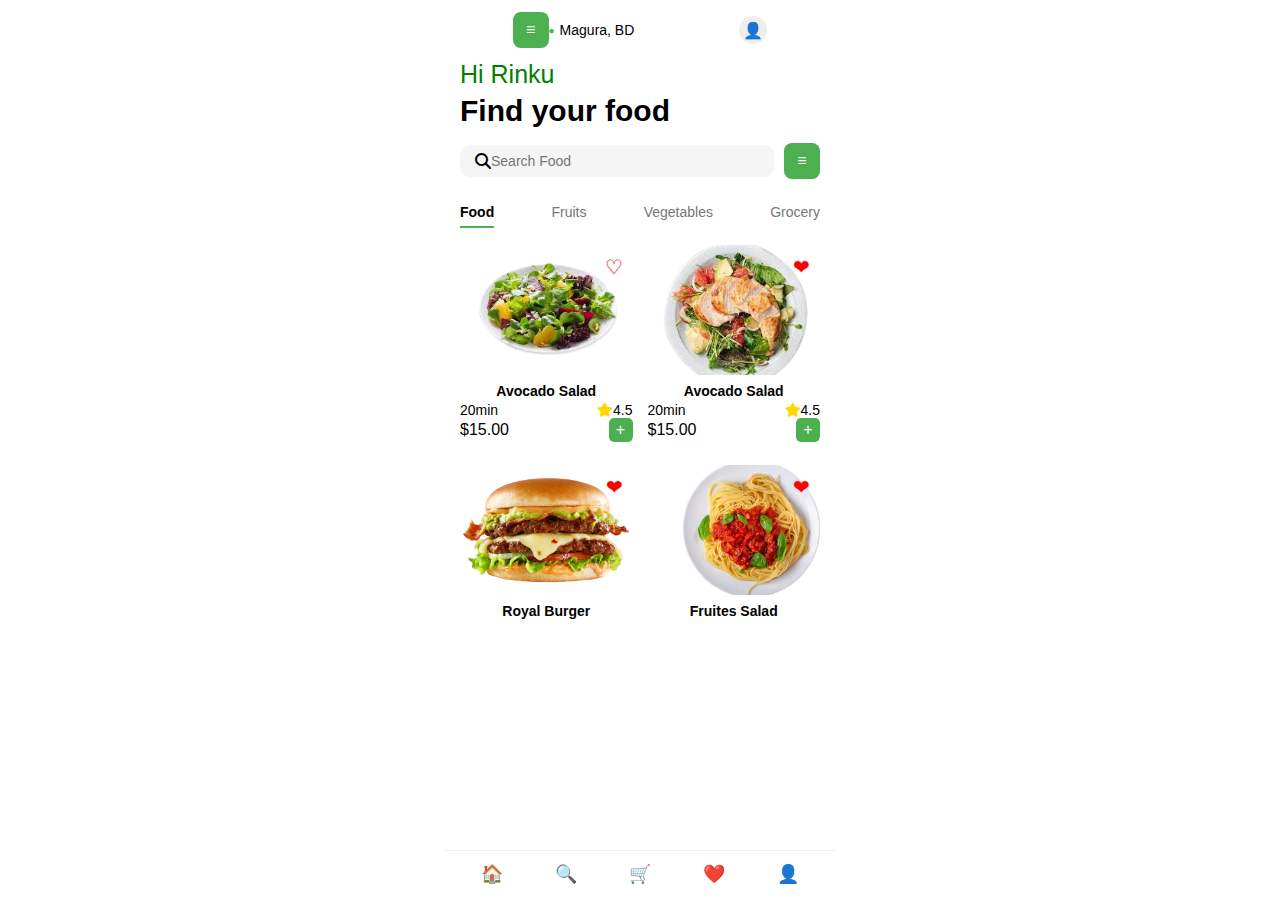
<file: index2.html>
<!DOCTYPE html>
<html lang="en">
<head>
    <meta charset="UTF-8">
    <meta name="viewport" content="width=device-width, initial-scale=1.0">
    <link rel="stylesheet" href="/style.css">
    <link rel="stylesheet" href="https://cdnjs.cloudflare.com/ajax/libs/font-awesome/6.5.0/css/all.min.css">
    <title>Food Delivery App</title>
    
</head>
<body class="body1">
    <div class="status-bar">
        <div class="status-bar-left">
             <button class="filter-button">≡</button>
            <span class="location-icon">●</span>
            <span class="location-text">Magura, BD</span>
        </div>
        <div class="profile-pic">👤</div>
    </div>
    
    <div class="main-container">
        <div class="greeting">Hi Rinku</div>
        <div class="title">Find your food</div>
        
        <div class="search-container">
            <div class="search-bar">
                <span <i class="fa-solid fa-magnifying-glass"></i></span>
                <input type="text" class="search-input" placeholder="Search Food">
            </div>
            <button class="filter-button">≡</button>
        </div>
        
        <div class="categories">
            <div class="category active">Food</div>
            <div class="category">Fruits</div>
            <div class="category">Vegetables</div>
            <div class="category">Grocery</div>
        </div>
        
        <div class="food-grid">
            <div class="food-item">
                <div class="food-image-container">
                    <img src="en.png" alt="Avocado Salad" class="food-image">
                    <div class="favorite inactive">♡</div>
                </div>
                <div class="food-info">
                    <div class="food-name">Avocado Salad</div>
                    <div class="food-vendor">20min
                        <span><i class="fa-solid fa-star"></i>4.5</span>
                    </div>
                    <div class="food-price-row">
                        <span class="food-price">$15.00</span>
                        <button class="add-button">+</button>
                    </div>
                </div>
            </div>
            
            <div class="food-item">
                <div class="food-image-container">
                    <img src="pollo.png" alt="Avocado Salad" class="food-image">
                    <div class="favorite active">❤</div>
                </div>
                <div class="food-info">
                    <div class="food-name">Avocado Salad</div>
                    <div class="food-vendor">20min
                        <span><i class="fa-solid fa-star"></i>4.5</span>
                    </div>
                    <div class="food-price-row">
                        <span class="food-price">$15.00</span>
                        <button class="add-button">+</button>
                    </div>
                </div>
            </div>
            
            <div class="food-item">
                <div class="food-image-container">
                    <img src="ham.png" alt="Royal Burger" class="food-image">
                    <div class="favorite inactive">❤</div>
                </div>
                <div class="food-info">
                    <div class="food-name">Royal Burger</div>
                    <div class="food-price-row">
                    </div>
                </div>
            </div>
            
            <div class="food-item">
                <div class="food-image-container">
                    <img src="es.png" alt="Fruites Salad" class="food-image">
                    <div class="favorite active">❤</div>
                </div>
                <div class="food-info">
                    <div class="food-name">Fruites Salad</div>
                    <div class="food-price-row">
                    </div>
                </div>
            </div>
        </div>
    </div>
    
    <div class="nav-bar">
        <div class="nav-item active">
            <div class="nav-icon">🏠</div>
        </div>
        <div class="nav-item">
            <div class="nav-icon">🔍</div>
        </div>
        <div class="nav-item">
            <div class="nav-icon">🛒</div>
        </div>
        <div class="nav-item">
            <div class="nav-icon">❤️</div>
        </div>
        <div class="nav-item">
            <div class="nav-icon">👤</div>
        </div>
    </div>
</body>
</html>
</file>
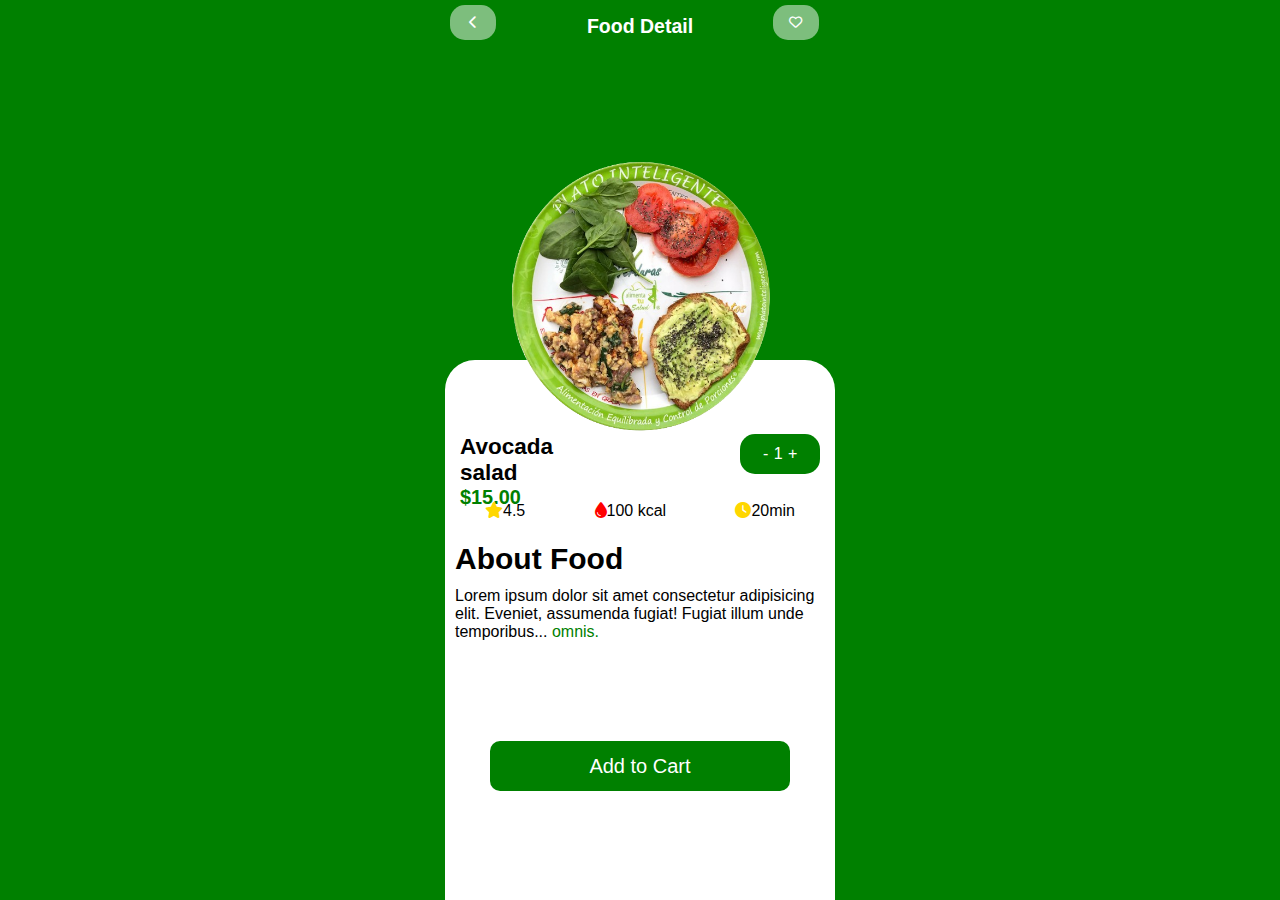
<file: index3.html>
<!DOCTYPE html>
<html lang="es">
<head>
    <meta charset="UTF-8">
    <meta name="viewport" content="width=device-width, initial-scale=1.0">
    <link rel="stylesheet" href="style.css">
    <link rel="stylesheet" href="https://cdnjs.cloudflare.com/ajax/libs/font-awesome/6.5.0/css/all.min.css">
    <title>Document</title>
</head>
<body>
    <div class="white"></div>
    <div class="todo1">


        <div class="iconos">
           <div class="inc1">
             <button><i class="fa-solid fa-chevron-left"></i></button>
           </div>
           <div class="food">
               <h2>Food Detail</h2>
           </div>
           <div class="inc2"> 
            <button><i class="fa-regular fa-heart"></i></button>
           </div>
        </div>
            <div class="img1">
                <img src="plato2.png" alt="">
            </div>
        
   

        <div class="row1">
            <div class="uno">
                <div class="text4">
                    <div class="text2">
                        <h2>Avocada salad</h2>
                    </div>   
                        <div class="numero">
                            <h3> $15.00</h3>
                        </div>  
                </div>
                <div class="dos">
                    <span>-</span>
                    <span>1</span>
                    <span>+</span>
                </div>
            </div>
                <div class="tres">
                    <div class="span1">
                        <span><i class="fa-solid fa-star"></i>4.5</span>
                    </div>
                    <div class="span2">
                        <span><i class="fa-solid fa-droplet"></i>100 kcal</span>
                    </div>
                    <div class="span3">
                        <span><i class="fa-solid fa-clock"></i>20min</span>
                    </div>
                </div>
        </div>

        <div class="food1">
            <h2>About Food</h2>
        </div>
        <div class="text3">
           Lorem ipsum dolor sit amet consectetur adipisicing elit. Eveniet, assumenda fugiat! Fugiat illum unde temporibus... <span class="green">omnis. </span>

        </div>

        <div class="botton1">
            <button class="button1">Add to Cart</button>
        </div>
    </div>
    
</body>
</html>
</file>
<file: style.css>
*{
    margin: 0%;
    padding: 0%;
    box-sizing: border-box;
    font-family: 'Segoe UI', Tahoma, Geneva, Verdana, sans-serif;
}

.todo{
    width: 100%;
    height: 100vh;
}



body{
    background-color: green;
    width: 100%;
    height: 100vh;
    position: relative;
    z-index: 0;
    max-width: 390px;
    margin: 0 auto; 
    
}

.body1{
    background-color: white;
    width: 100%;
    height: 100vh;
    position: relative;
    z-index: 0;
    max-width: 390px;
    margin: 0 auto; 
}



.white {
    background: white;
    position: absolute;
    border-top-left-radius: 30px;
    border-top-right-radius: 30px;
    height: 60%;
    width: 100%;
    bottom: 0;
    left: 0;
    z-index: 1;
  }

  .todo1{
    position: relative;
    width: 100%;
    height: 100vh;
    top: 0;
    left: 0;
    z-index: 1;
  }

.img{
    width: 100%;
    height: 50vh;
    display: flex;
    justify-content: center;
    align-items: center;

}

.food{
    width: 70%;
    font-size: 13px;
    color: white;
    text-align: center;
    font-family: Arial, Helvetica, sans-serif;
    margin-top: 10px;

}
.food1{
    height: 5vh;
    font-size: 20px;
    color: black;
    padding-left: 10px;

}
 .iconos{
    width: 100%;
    height: 6%;
    display: flex;
    justify-content: space-around;
    padding: 5px;
 }

.inc1 i{
    color: white;
   
}
.inc1{
    width: 15%;
    height: 80%;

}
.inc2{
    width: 15%;
    height: 100%;

}
.inc1 button{
    width: 80%;
    height: 100%;
    border-radius: 15px;
    background-color: rgba(254, 255, 255, 0.492);
    border-style: none;
    

}

.inc2 button{
    width: 80%;
    height: 80%;
    border-radius: 15px;
    background-color: rgba(254, 255, 255, 0.492);
    border-style: none;
}
.inc2 i{
    color: white;
}

.green{
    color: green;
 }


.img1{
    width: 100%;
    height: 45vh;
    display: flex;
    justify-content: center;
    align-items: center;
}

.img1 img{
    width: 70%;
    height: 70%;
    margin-top: 80px;
}

.img img{
    width: 60%;
}
.row{
    width: 100%;
    height: 25vh;
    display: flex;
    align-self: center;
    justify-content: center;
    align-items: center;
    flex-direction: column;


}

.row1{
    margin-top: -120px;
}

.text1{
    font-size: 30px;
    color: white;
    text-align: center;
    font-family: Arial, Helvetica, sans-serif;
   


}

.text2{
    font-size: 15px;
    color: black;
    font-family: Arial, Helvetica, sans-serif;
    margin-top: 80px;

}

.text3{
    padding-left: 10px;
}

.numero{
    font-size: 17px;
    color: green;

}
.uno{
    width: 100%;
    height: 5vh;
    display: flex;
    margin-bottom: 15px;
    padding: 15px;

}

.dos{
    width: 80px;
    color: #fff;
    display: flex;
    justify-content: center;
    align-items: center;
    justify-content: space-around;
    background-color: green;
    border-radius: 15px;
    margin-left:125px;
    padding: 20px;
    margin-top: 80px;
}
.tres{
    height: 5vh;
    display: flex;
    justify-content: space-between;
    padding: 40px;
    margin-top: 78px;
}

.span i{
    color: gold;
}
.span1 i{
    color: gold;
}
.span2 i{
    color: red
}
.span3 i{
    color: gold
}

.text{
    font-size: 14px;
    color: white;
    text-align: center;
    font-family: Arial, Helvetica, sans-serif;



}


.botton{
    width: 300px;
    height: 50px; 
    margin: 0 auto;
    display: flex;
    display: block;
    text-align: center;
    font-size: 30px;
    background-color: white;
    border-radius: 10px;
    margin-top: 50px;
    border: none;
    border-radius: 5px;
    margin-bottom: 50px;
    
}
.button{
    color: green;
    width: 100%;
    height: 100%;
    font-size: 20px;
    background-color: white;
    border-radius: 10px;
    border: none;
    
}

.botton1{
    width: 300px;
    height: 50px; 
    margin: 0 auto;
    margin-top: 50px;
   
    
}

.button1{
    color: white;
    width: 100%;
    height: 100%;
    font-size: 20px;
    background-color: green;
    border-radius: 10px;
    border: none;
    margin-top: 80px;
    width: 300px;
    height: 50px; 
    margin: 0 auto;
    margin-top: 50px;
    
    
}
    
.status-bar {
    display: flex;
    justify-content: space-around;
    padding: 12px 15px;
    background-color: white;
    align-items: center;
}

.status-bar-left {
    display: flex;
    align-items: center;
}

.location-icon {
    color: #4CAF50;
    margin-right: 5px;
    font-size: 10px;
    
}

.location-text {
    font-size: 14px;
    font-weight: 500;
   
}

.profile-pic {
    width: 28px;
    height: 28px;
    border-radius: 50%;
    background-color: #eee;
    display: flex;
    align-items: center;
    justify-content: center;
    overflow: hidden;
}

.main-container {
    padding: 0 15px;
}

.greeting {
    color: green;
    font-size: 25px;
    margin-bottom: 5px;
}

.title {
    font-size: 30px;
    font-weight: bold;
    margin-bottom: 15px;
}

.search-container {
    display: flex;
    align-items: center;
    margin-bottom: 15px;
}

.search-bar {
    display: flex;
    align-items: center;
    background-color: #f5f5f5;
    border-radius: 10px;
    padding: 8px 15px;
    flex-grow: 1;
    margin-right: 10px;
}

.search-icon {
    color: #888;
    margin-right: 10px;
    font-size: 16px;
}

.search-input {
    border: none;
    background: transparent;
    color: #888;
    flex-grow: 1;
    font-size: 14px;
    outline: none;
}

.filter-button {
    background-color: #4CAF50;
    color: white;
    border: none;
    border-radius: 8px;
    width: 36px;
    height: 36px;
    display: flex;
    align-items: center;
    justify-content: center;
    font-size: 16px;
}

.categories {
    display: flex;
    overflow-x: auto;
    padding: 5px 0 15px 0;
    background-color: white;
    gap: 25px;
    scrollbar-width: none;
    justify-content: space-between;
}

.categories::-webkit-scrollbar {
    display: none;
}

.category {
    white-space: nowrap;
    color: #777;
    font-size: 14px;
    padding: 5px 0;
    position: relative;
}

.category.active {
    color: black;
    font-weight: 600;
}

.category.active:after {
    content: "";
    position: absolute;
    bottom: -3px;
    left: 0;
    width: 100%;
    height: 2px;
    background-color: #4CAF50;
    
}

.food-grid {
    display: grid;
    grid-template-columns: 1fr 1fr;
    gap: 15px;
    padding: 5px 0 80px 0;
    width: 100%;
    height: 100%;
}

.food-item {
    background-color: white;
    border-radius: 15px;
    overflow: hidden;
    position: relative;
}
.food-vendor{
    display: flex;
    justify-content: space-between;
    font-size: 14px;
    font-family: Arial, Helvetica, sans-serif;
}

.food-vendor i{
    color: gold;
}

.food-image-container {
    position: relative;
    width: 100%;
    height: 130px;
    border-radius: 15px;
    overflow: hidden;
}

.food-image {
    width: 100%;
    height: 100%;
    object-fit: cover;
}

.favorite {
    position: absolute;
    top: 10px;
    right: 10px;
    font-size: 20px;
    text-shadow: 0 0 2px rgba(0,0,0,0.3);
}

.favorite.active {
    color: red;
}

.favorite.inactive {
    color: red;
}

.food-info {
    padding: 8px 0;
}

.food-name {
    font-weight: 600;
    margin-bottom: 3px;
    font-size: 14px;
    text-align: center;
  
}



.food-price-row {
    display: flex;
    justify-content: space-between;
    align-items: center;
}



.add-button {
    background-color: #4CAF50;
    color: white;
    border: none;
    border-radius: 5px;
    width: 24px;
    height: 24px;
    display: flex;
    align-items: center;
    justify-content: center;
    font-size: 16px;
    cursor: pointer;
}

.nav-bar {
    display: flex;
    justify-content: space-around;
    padding: 12px 10px;
    background-color: white;
    border-top: 1px solid #eee;
    position: fixed;
    bottom: 0;
    width: 100%;
    max-width: 390px;
}

.nav-item {
    display: flex;
    flex-direction: column;
    align-items: center;
    color: #888;
    font-size: 11px;
}

.nav-item.active {
    color: #4CAF50;
}

.nav-icon {
    font-size: 18px;
    margin-bottom: 3px;
}
</file>
